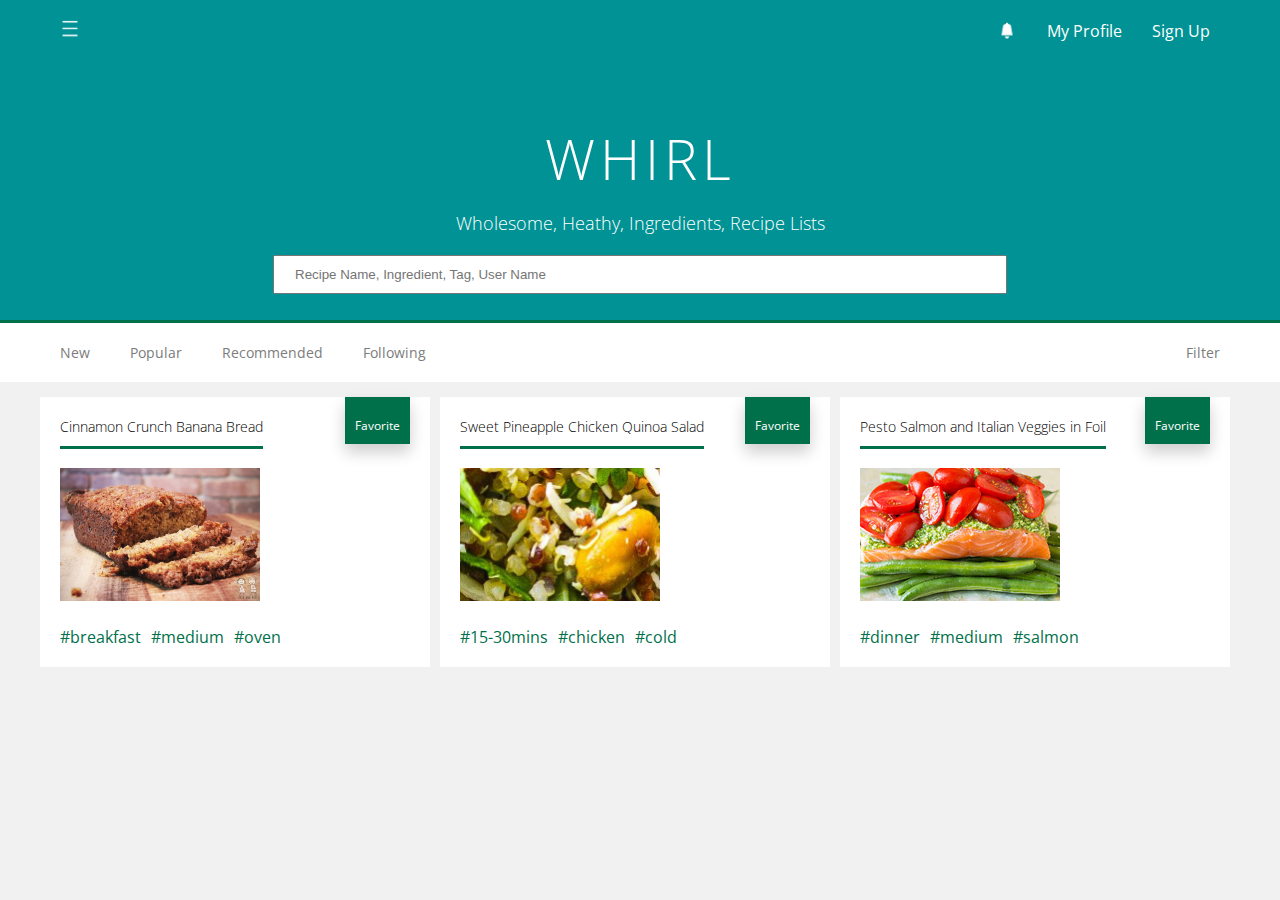
<file: index.html>
<!DOCTYPE html>
<html>
<!--WHIRL Home Page-->
  <head>
    <title>WHIRL</title>
		<meta charset="utf-8" />
		<link rel="stylesheet" type="text/css" href="stylesheets/stylesheet.css">
		<script type="text/javascript">
			function showhide(id) {
				var e = document.getElementById(id);
				e.style.display = (e.style.display == 'block') ? 'none' : 'block';
			}
		</script>
  </head>
  <body>
		<div id="page_wrapper">
			<div id="header_wrapper">
				<div id="header" class="contentContainer">
					<div id="site_menu">
						<ul>
							<li class="dropdown">
								<a href="javascript:void(0)" class="dropbtn"><img id="site_menu_img" src="images\menu.png" alt="site menu"></a>
								<div class="dropdown-content">
									<a href="index.html">Home</a>
									<a href="index.html">Favorites</a>
									<a href="index.html">Following</a>
									<a href="index.html">Recommended</a>
								</div>
							</li>
						</ul>	
					</div><!--site_menu"-->					
					<div id="logo" class="headerBlock" style="visibility: hidden;">
						<a href="index.html"><img id="logo_img" src="images\whirl_logo.png" alt="logo image"></a>
					</div><!--logo-->
					<div id="search_bar_div" class="headerBlock" style="visibility: hidden;">
							<input id="search_bar" type="text" name="search" size="100" maxlength="100" placeholder="Recipe Name, Ingredient, Tag, User Name" ></li>
					</div><!--search_bar-->					
					<div id="user_options" class="headerBlock">
						<ul>						
							<li class="bellDropdown">
								<a href="javascript:void(0)" class="bellDropbtn"><img id="bell_img" src="images\bell.png" alt="notifications"></a>
								<div class="bellDropdownContent">
									<a href="#">None</a>
								</div>
							</li>						
							<li><a href="jessica_profile.html">My Profile</a></li>
							<li><a href="signup_personal.html">Sign Up</a></li>
						</ul>
					</div><!--user_options-->
				</div><!--header-->
			</div><!--header_wrapper-->
			<div id="top_fold_wrapper">
				<div id="top_fold" class="contentContainer">
					<h1>WHIRL</h1>
					<h2 id="tag_line">Wholesome, Heathy, Ingredients, Recipe Lists</h2>
					<input id="front_search" type="text" name="search" size="100" maxlength="200"placeholder="Recipe Name, Ingredient, Tag, User Name" ></li>
				</div><!--top_fold-->
			</div><!--top_fold_container-->
			<div id="tab_wrapper">
				<div id="tabs" class="contentContainer">
					<ul class="tabWrapper">
						<li><a href="">New</a></li>
						<li><a href="">Popular</a></li>
						<li><a href="">Recommended</a></li>
						<li><a href="">Following</a></li>
					</ul>
					<ul class="btnWrapper">
						<li class="filterbtn"><a href="javascript:showhide('filter')">Filter</a></li>
					</ul>
				</div><!--tabs-->
			</div><!--tab_wrapper-->
			<div id="main_wrapper">
				<div id="main" class="contentContainer">
					<div id="filter">
						<form id="filter_form">
							<ul id="filter_category" class="filterGroup">
								<h4 class="filterHeading">Category</h4>
								<li><input type="checkbox" name="category" value="american">American</li>
								<li><input type="checkbox" name="category" value="asian">Asian</li>
								<li><input type="checkbox" name="category" value="italian">Italian</li>
								<li><input type="checkbox" name="category" value="mexican">Mexican</li>
							</ul><!--filter_category-->
							<ul id="filter_difficulty" class="filterGroup">
								<h4 class="filterHeading">Difficulty</h4>
								<li><input type="checkbox" name="difficulty" value="simple">Simple</li>
								<li><input type="checkbox" name="difficulty" value="medium">Medium</li>
								<li><input type="checkbox" name="difficulty" value="advanced">Advanced</li>
							</ul><!--filter_difficulty-->
							<ul id="filter_time" class="filterGroup">
								<h4 class="filterHeading">Time</h4>
								<li><input type="checkbox" name="time" value="r1">5 - 10 mins.</li>
								<li><input type="checkbox" name="time" value="r2">15 - 30 mins.</li>
								<li><input type="checkbox" name="time" value="r3">45 mins. - 1 hr.</li>
								<li><input type="checkbox" name="time" value="r4">> 1 hr.</li>
							</ul><!--filter_time-->
							<ul id="filter_diet" class="filterGroup">
								<h4 class="filterHeading">Diet</h4>
								<li><input type="checkbox" name="diet" value="glutenFree">Gluten Free</li>
								<li><input type="checkbox" name="diet" value="vegan">Vegan</li>
								<li><input type="checkbox" name="diet" value="vegetarian">Vegetarian</li>
							</ul><!--filter_diet-->
							<ul id="filter_budget" class="filterGroup">
							  <h4 class="filterHeading">Budget</h4>
								<li><input type="checkbox" name="budget" value="r1">$5 - 10</li>
								<li><input type="checkbox" name="budget" value="r2">$15 - 20</li>
								<li><input type="checkbox" name="budget" value="r3">$25 - 30</li>
								<li><input type="checkbox" name="budget" value="r4">> $30</li>
							</ul><!--filter_budget-->
							<ul id="filter_appliance" class="filterGroup">
							  <h4 class="filterHeading">Appliance</h4>
								<li><input type="checkbox" name="appliance" value="oven">Oven</li>
								<li><input type="checkbox" name="appliance" value="stove">Stove Top</li>
								<li><input type="checkbox" name="appliance" value="grill">Grill</li>
							</ul><!--filter_appliance-->
					</div><!--filter-->
					<div id="cards_wrapper">
						<div class="card">
							<h4 class="cardTitle"><a href="cinnamon-crunch-banana-bread.html">Cinnamon Crunch Banana Bread</a></h4>
							<a class="favorite" href="">Favorite</a>
							<a href="cinnamon-crunch-banana-bread.html"><img class="cardImage" src="images\cinnamon-crunch.jpg" alt="recipe image"></a>
							<ul class="cardTags">
								<li class="tag">#breakfast</li>
								<li class="tag">#medium</li>
								<li class="tag">#oven</li>
							</ul><!--carTags-->
						</div><!--card-->				
						<div class="card">
							<h4 class="cardTitle"><a href="Sweet-Pineapple.html">Sweet Pineapple Chicken Quinoa Salad</a></h4>
							<a class="favorite" href="">Favorite</a>
							<a href="Sweet-Pineapple.html"><img class="cardImage" src="images\Pineapple-Chicken.jpg" alt="recipe image"></a>
							<ul class="cardTags">
								<li class="tag">#15-30mins</li>
								<li class="tag">#chicken</li>
								<li class="tag">#cold</li>
							</ul><!--carTags-->
						</div><!--card-->				
						<div class="card">
							<a href="pesto-salmon.html"><h4 class="cardTitle"><a href="pesto-salmon.html">Pesto Salmon and Italian Veggies in Foil</a></h4>
							<a class="favorite" href="">Favorite</a>
							<a href="pesto-salmon.html"><img class="cardImage" src="images\pesto-salmon-card.jpg" alt="recipe image"></a>
							<ul class="cardTags">
								<li class="tag">#dinner</li>
								<li class="tag">#medium</li>
								<li class="tag">#salmon</li>
							</ul><!--carTags-->
						</div><!--card-->						
					</div><!--cards_wrapper-->
				</div><!--main-->
			</div><!--main_wrapper-->
		</div><!--page_wrapper-->
	</body>
</html>
</file>
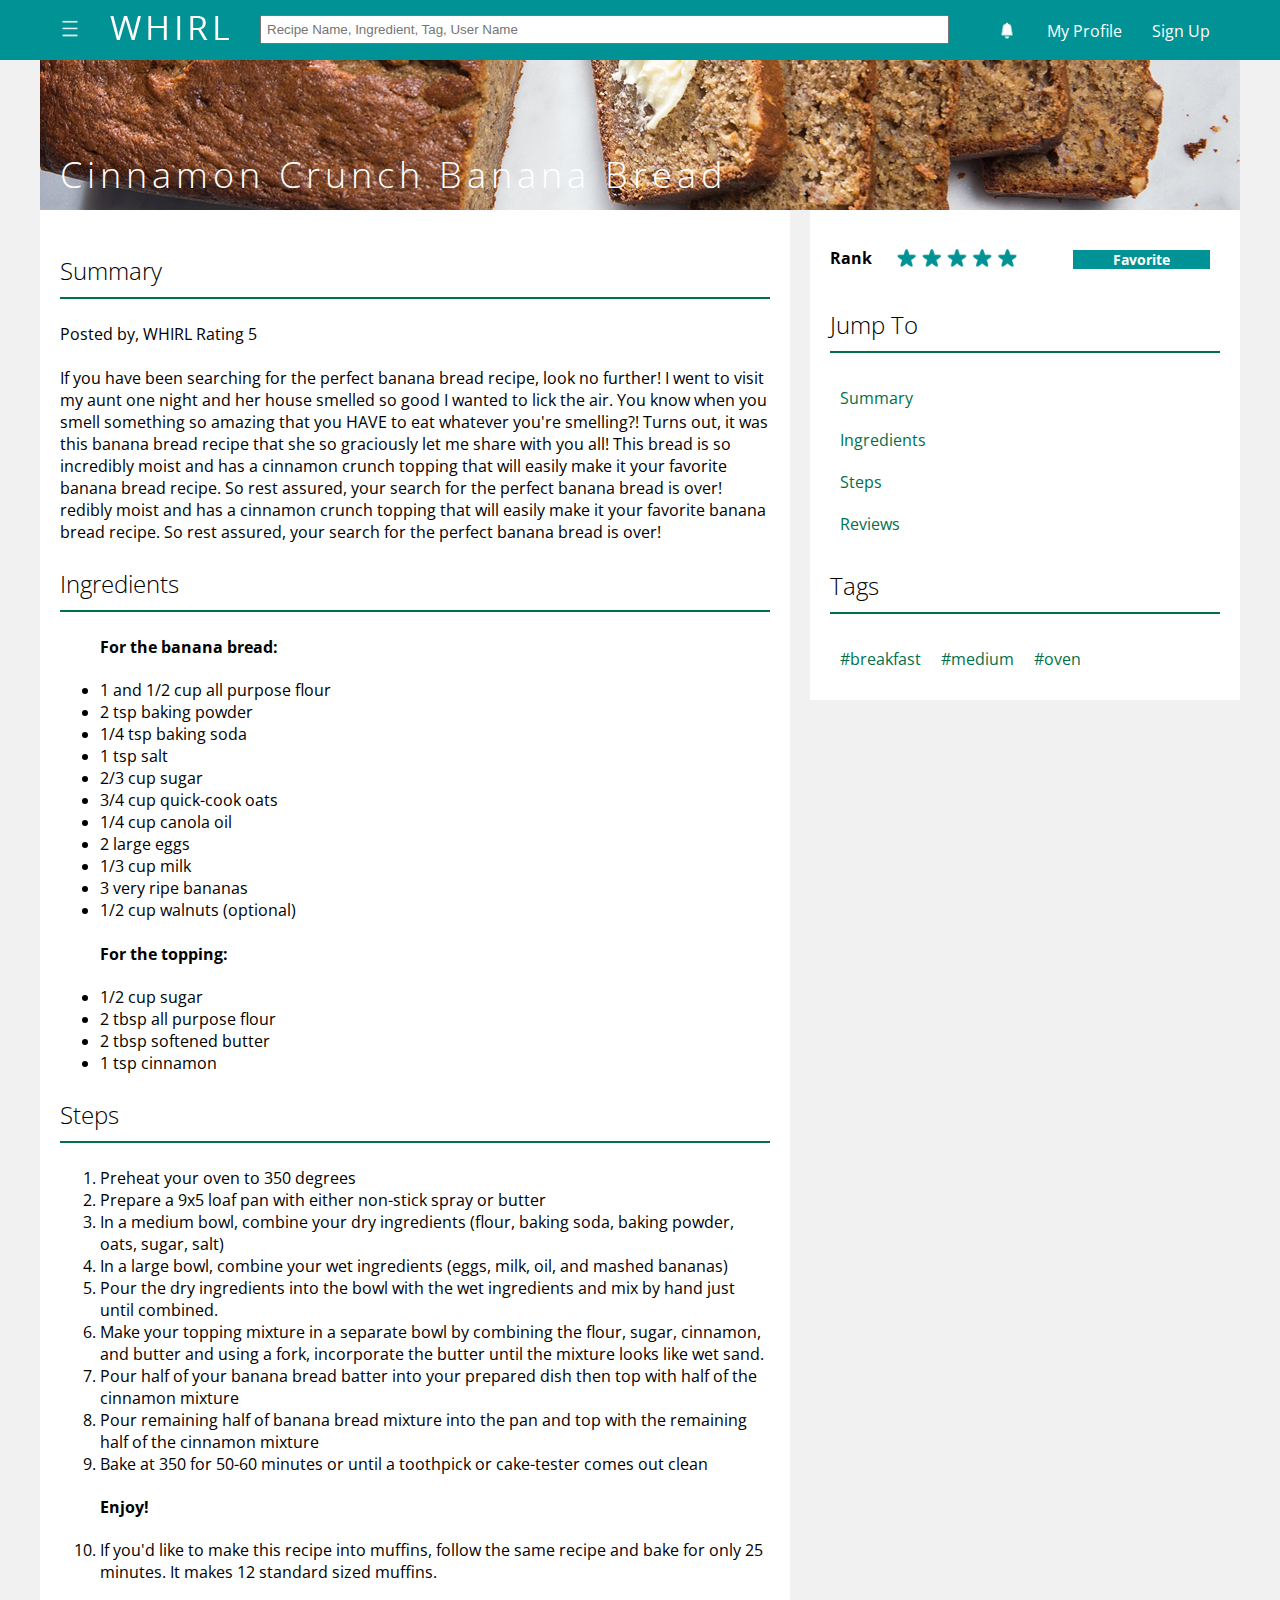
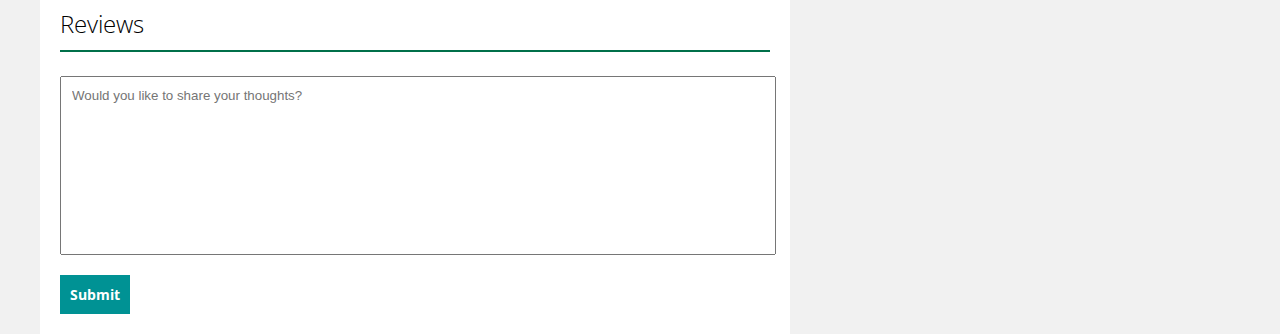
<file: cinnamon-crunch-banana-bread.html>
<!DOCTYPE html>
<html>
<!--Recipe Page-->
  <head>
    <title>cinnamon-crunch-banana-bread</title>
		<meta charset="utf-8" />
		<link rel="stylesheet" type="text/css" href="stylesheets/stylesheet.css">
  </head>
  <body>
		<div id="page_wrapper">
			<div id="header_wrapper">
				<div id="header" class="contentContainer">
					<div id="site_menu">
						<ul>
							<li class="dropdown">
								<a href="javascript:void(0)" class="dropbtn"><img id="site_menu_img" src="images\menu.png" alt="site menu"></a>
								<div class="dropdown-content">
									<a href="index.html">Home</a>
									<a href="index.html">Favorites</a>
									<a href="index.html">Following</a>
									<a href="index.html">Recommended</a>
								</div>
							</li>
						</ul>	
					</div><!--site_menu"-->					
					<div id="logo" class="headerBlock">
						<a href="index.html"><img id="logo_img" src="images\whirl_logo.png" alt="logo image"></a>
					</div><!--logo-->
					<div id="search_bar_div" class="headerBlock">
							<input id="search_bar" type="text" name="search" size="100" maxlength="100" placeholder="Recipe Name, Ingredient, Tag, User Name" ></li>
					</div><!--search_bar-->					
					<div id="user_options" class="headerBlock">
						<ul>						
							<li class="bellDropdown">
								<a href="javascript:void(0)" class="bellDropbtn"><img id="bell_img" src="images\bell.png" alt="notifications"></a>
								<div class="bellDropdownContent">
									<a href="#">None</a>
								</div>
							</li>						
							<li><a href="jessica_profile.html">My Profile</a></li>
							<li><a href="signup_personal.html">Sign Up</a></li>
						</ul>
					</div><!--user_options-->
				</div><!--header-->
			</div><!--header_wrapper-->
			<div id="main_wrapper">
				<div id="main" class="contentContainer">
					<div id="recipe_header" style="background-image: url(images/cinnamon-crunch-banner.jpg); height: 150px; width: 1200px;">
						<h1 id="user_name">Cinnamon Crunch Banana Bread</h1>
					</div><!--recipe_header-->
					<div id="recipe_wrapper">
						<div id="recipe_summary">
							<h3 class="subheading">Summary</h3>
							<p class="content">
								Posted by, <span class="userName">WHIRL</span> Rating 5
								</br></br>
								If you have been searching for the perfect banana bread recipe, look no further! I went to visit my aunt one night and her house smelled so good I wanted to lick the air. You know when you 
								smell something so amazing that you HAVE to eat whatever you&#39;re smelling?! Turns out, it was this banana bread recipe that she so graciously let me share with you all!  This bread is so incredibly moist and has a cinnamon crunch topping that will easily make it your favorite banana bread recipe. So rest assured, your search for the perfect banana bread is over!
								redibly moist and has a cinnamon crunch topping that will easily make it your favorite banana bread recipe. So rest assured, your search for the perfect banana bread is over!
							</p>
						</div>
						<div id="recipe_ingredients">
							<h3 class="subheading">Ingredients</h3>
							<ul id="ingredient_list">
								<h4>For the banana bread:</h4>
								<li class="ingedient">1 and 1&#47;2 cup all purpose flour</li>
								<li class="ingedient">2 tsp baking powder</li>
								<li class="ingedient">1&#47;4 tsp baking soda</li>
								<li class="ingedient">1 tsp salt</li>
								<li class="ingedient">2&#47;3 cup sugar</li>
								<li class="ingedient">3&#47;4 cup quick-cook oats</li>
								<li class="ingedient">1&#47;4 cup canola oil</li>
								<li class="ingedient">2 large eggs</li>
								<li class="ingedient">1&#47;3 cup milk</li>
								<li class="ingedient">3 very ripe bananas</li>
								<li class="ingedient">1&#47;2 cup walnuts (optional)</li>
								<h4>For the topping:</h4>
								<li class="ingedient">1&#47;2 cup sugar</li>
								<li class="ingedient">2 tbsp all purpose flour</li>
								<li class="ingedient">2 tbsp softened butter</li>
								<li class="ingedient">1 tsp cinnamon</li>																						
							</ul><!--ingredient_list-->
						</div><!--recipe_ingredients-->
						<div id="recipe_steps">
							<h3 class="subheading">Steps</h3>
							<ol id="step_list">
								<li class="step">Preheat your oven to 350 degrees</li>
								<li class="step">Prepare a 9x5 loaf pan with either non-stick spray or butter</li>
								<li class="step">In a medium bowl, combine your dry ingredients (flour, baking soda, baking powder, oats, sugar, salt)</li>
								<li class="step">In a large bowl, combine your wet ingredients (eggs, milk, oil, and mashed bananas)</li>
								<li class="step">Pour the dry ingredients into the bowl with the wet ingredients and mix by hand just until combined.</li>
								<li class="step">Make your topping mixture in a separate bowl by combining the flour, sugar, cinnamon, and butter and using a fork, incorporate the butter until the mixture looks like wet sand.</li>
								<li class="step">Pour half of your banana bread batter into your prepared dish then top with half of the cinnamon mixture</li>
								<li class="step">Pour remaining half of banana bread mixture into the pan and top with the remaining half of the cinnamon mixture</li>
								<li class="step">Bake at 350 for 50-60 minutes or until a toothpick or cake-tester comes out clean</li>
								<h4>Enjoy!</h4>
								<li class="step">If you&#39;d like to make this recipe into muffins, follow the same recipe and bake for only 25 minutes. It makes 12 standard sized muffins.</li>
							</ol><!--step_list-->
						</div><!--recipe_steps-->
						<div id="recipe_reviews">
							<h3 class="subheading">Reviews</h3>
							<input id="review" type="text" name="reviw" size="100" maxlength="300" placeholder="Would you like to share your thoughts?" >
							<a id="review_btn" href="" >Submit</a>		
						</div><!--reviews-->
					</div><!--recipe_wrapper-->
					<div id="right_column">
						<div id="recipe_actions">
							<h4>Rank</h4>
							<img id="stars" src="images\stars.png" alt="stars">
							<a id="user_action_btn" href="" >Favorite</a>		
						</div><!--recipe_actions-->
						<div id="jump">
							<h3 class="subheading"> Jump To</h3>
							<ul id="jump_to">
								<li class="jumpLink"><a href="#recipe_summary">Summary</a></li>
								<li class="jumpLink"><a href="#recipe_ingredients">Ingredients</a></li>
								<li class="jumpLink"><a href="#recipe_steps">Steps</a></li>
								<li class="jumpLink"><a href="#recipe_steps">Reviews</a></li>
							</ul><!--jump_to-->
						</div>
						<div id="recipe_tags">
							<h3 class="subheading">Tags</h3>
							<ul id="tag_list">
								<li class="tag">#breakfast</li>
								<li class="tag">#medium</li>
								<li class="tag">#oven</li>
							</ul><!--tag_list-->
						</div><!--recipe_tags-->
					</div><!--right_column-->
				</div><!--main-->
			</div><!--main_wrapper-->
		</div><!--page_wrappter-->
	</body>
</html>
</file>
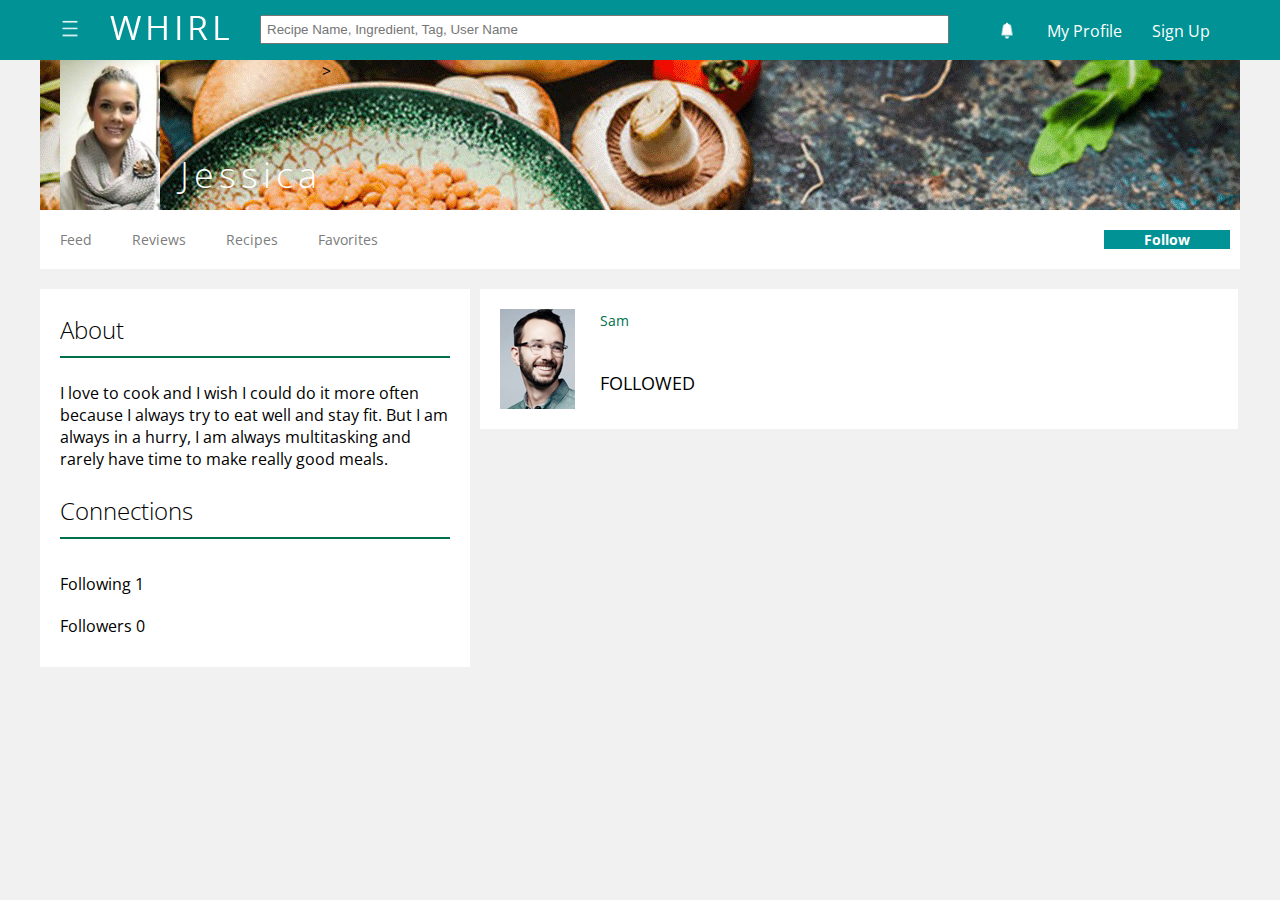
<file: jessica_profile.html>
<!DOCTYPE html>
<html>
<!--User Page Sam-->
  <head>
    <title>Sam</title>
		<meta charset="utf-8" />
		<link rel="stylesheet" type="text/css" href="stylesheets/stylesheet.css">
  </head>
  <body>
		<div id="page_wrapper">
			<div id="header_wrapper">
				<div id="header" class="contentContainer">
					<div id="site_menu">
						<ul>
							<li class="dropdown">
								<a href="javascript:void(0)" class="dropbtn"><img id="site_menu_img" src="images\menu.png" alt="site menu"></a>
								<div class="dropdown-content">
									<a href="index.html">Home</a>
									<a href="index.html">Favorites</a>
									<a href="index.html">Following</a>
									<a href="index.html">Recommended</a>
								</div>
							</li>
						</ul>	
					</div><!--site_menu"-->					
					<div id="logo" class="headerBlock">
						<a href="index.html"><img id="logo_img" src="images\whirl_logo.png" alt="logo image"></a>
					</div><!--logo-->
					<div id="search_bar_div" class="headerBlock">
							<input id="search_bar" type="text" name="search" size="100" maxlength="100" placeholder="Recipe Name, Ingredient, Tag, User Name" ></li>
					</div><!--search_bar-->					
					<div id="user_options" class="headerBlock">
						<ul>						
							<li class="bellDropdown">
								<a href="javascript:void(0)" class="bellDropbtn"><img id="bell_img" src="images\bell.png" alt="notifications"></a>
								<div class="bellDropdownContent">
									<a href="#">None</a>
								</div>
							</li>						
							<li><a href="jessica_profile.html">My Profile</a></li>
							<li><a href="signup_personal.html">Sign Up</a></li>
						</ul>
					</div><!--user_options-->
				</div><!--header-->
			</div><!--header_wrapper-->
			<div id="main_wrapper">
				<div id="main" class="contentContainer">
				<div id="user_header"style="background-image: url(images/user-banner.jpg); height: 150px; width: 1200px;">>
					<img id="user_image" src="images\jessica_propic.jpg" alt="user image">
					<h1 id="user_name">Jessica</h1>
				</div><!--user_header-->
				<div id="tab_wrapper">
					<div id="tabs" class="contentContainer">
						<ul class="tabWrapper">
							<li><a href="user_profile.html">Feed</a></li>
							<li><a href="">Reviews</a></li>
							<li><a href="">Recipes</a></li>
							<li><a href="">Favorites</a></li>
						</ul>
						<a id="user_action_btn" href="" >Follow</a>
					</div><!--tabs-->
				</div><!--tab_wrapper-->
				<div id="user_information">
					<div id="about">
						<h3 class="subheading">About</h3>
						<p id="user_about">
							I love to cook and I wish I could do it more often because I always try to eat well and stay fit. But I am always in a hurry, I am always multitasking and rarely have time to make really good meals.
						</p><!--user_about-->
					</div><!--about-->
					<div id="user_connections">
						<h3 class="subheading">Connections</h3>
						<ul>
							<li class="connectionItem">Following 1</li>
							<li class="connectionItem">Followers 0</li>
						</ul>
					</div><!--connections-->
				</div><!--user_information-->
				<div id="user_feed">
					<div class="tile type_follow">
						<img class="tileImage" src="images\sam_tilepic.jpg" alt="tile image">
						<div>
							<h4 class="tileTitle"><a href="user_profile.html">Sam</a></h4>
							<p class="tileContent">
								<span class="tileAttribute">FOLLOWED</span> 
							</p><!--tileContent-->
						</div>
					</div><!--tile-->
				</div><!--user_feed-->
				</div><!--main-->
			</div><!--main_wrapper-->
		</div><!--page_wrapper-->
	</body>
</html>
</file>
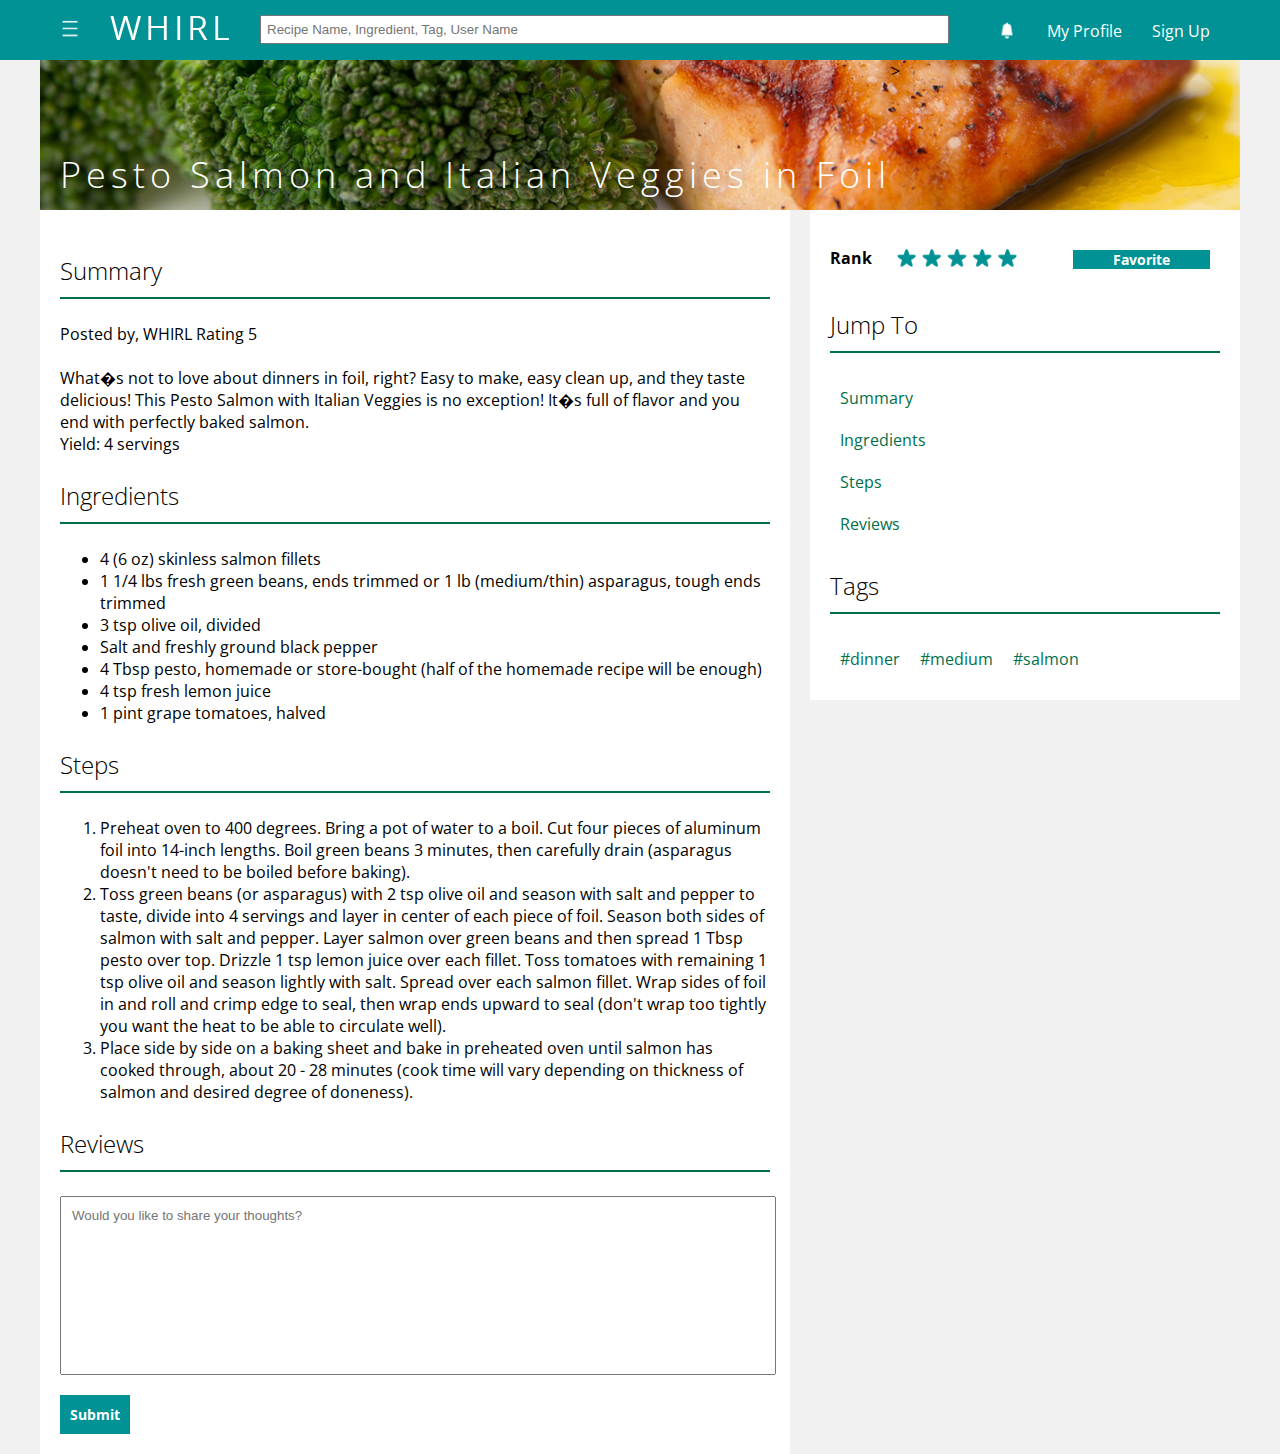
<file: pesto-salmon.html>
<!DOCTYPE html>
<html>
<!--Recipe Page Pesto Salmon -->
  <head>
    <title>Pesto Salmon </title>
		<meta charset="utf-8" />
		<link rel="stylesheet" type="text/css" href="stylesheets/stylesheet.css">
  </head>
  <body>
		<div id="page_wrapper">
			<div id="header_wrapper">
				<div id="header" class="contentContainer">
					<div id="site_menu">
						<ul>
							<li class="dropdown">
								<a href="javascript:void(0)" class="dropbtn"><img id="site_menu_img" src="images\menu.png" alt="site menu"></a>
								<div class="dropdown-content">
									<a href="index.html">Home</a>
									<a href="index.html">Favorites</a>
									<a href="index.html">Following</a>
									<a href="index.html">Recommended</a>
								</div>
							</li>
						</ul>	
					</div><!--site_menu"-->					
					<div id="logo" class="headerBlock">
						<a href="index.html"><img id="logo_img" src="images\whirl_logo.png" alt="logo image"></a>
					</div><!--logo-->
					<div id="search_bar_div" class="headerBlock">
							<input id="search_bar" type="text" name="search" size="100" maxlength="100" placeholder="Recipe Name, Ingredient, Tag, User Name" ></li>
					</div><!--search_bar-->					
					<div id="user_options" class="headerBlock">
						<ul>						
							<li class="bellDropdown">
								<a href="javascript:void(0)" class="bellDropbtn"><img id="bell_img" src="images\bell.png" alt="notifications"></a>
								<div class="bellDropdownContent">
									<a href="#">None</a>
								</div>
							</li>						
							<li><a href="jessica_profile.html">My Profile</a></li>
							<li><a href="signup_personal.html">Sign Up</a></li>
						</ul>
					</div><!--user_options-->
				</div><!--header-->
			</div><!--header_wrapper-->
			<div id="main_wrapper">
				<div id="main" class="contentContainer">
					<div id="recipe_header"style="background-image: url(images/pesto-salmon-banner.jpg); height: 150px; width: 1200px;">>
						<h1 id="user_name">Pesto Salmon and Italian Veggies in Foil</h1>
					</div><!--recipe_header-->
					<div id="recipe_wrapper">
						<div id="recipe_summary">
							<h3 class="subheading">Summary</h3>
							<p class="content">
								Posted by, <span class="userName">WHIRL</span> Rating 5
								</br></br>
								What�s not to love about dinners in foil, right? Easy to make, easy clean up, and they taste delicious! This Pesto Salmon with Italian Veggies is no exception! It�s full of flavor and you end with perfectly baked salmon.
								</br>
								Yield: 4 servings
							</p>
						</div>
						<div id="recipe_ingredients">
							<h3 class="subheading">Ingredients</h3>
							<ul id="ingredient_list"><!-- &#47; -->
								<li class="ingedient">4 (6 oz) skinless salmon fillets</li>
								<li class="ingedient">1 1&#47;4 lbs fresh green beans, ends trimmed or 1 lb (medium&#47;thin) asparagus, tough ends trimmed</li>
								<li class="ingedient">3 tsp olive oil, divided</li>
								<li class="ingedient">Salt and freshly ground black pepper</li>
								<li class="ingedient">4 Tbsp pesto, homemade or store-bought (half of the homemade recipe will be enough)</li>
								<li class="ingedient">4 tsp fresh lemon juice</li>
								<li class="ingedient">1 pint grape tomatoes, halved</li>															
							</ul><!--ingredient_list-->
						</div><!--recipe_ingredients-->
						<div id="recipe_steps">
							<h3 class="subheading">Steps</h3>
							<ol id="step_list">
								<li class="step">Preheat oven to 400 degrees. Bring a pot of water to a boil. Cut four pieces of aluminum foil into 14-inch lengths. Boil green beans 3 minutes, then carefully drain (asparagus doesn't need to be boiled before baking).</li>
								<li class="step">Toss green beans (or asparagus) with 2 tsp olive oil and season with salt and pepper to taste, divide into 4 servings and layer in center of each piece of foil. Season both sides of salmon with salt and pepper. Layer salmon over green beans and then spread 1 Tbsp pesto over top. Drizzle 1 tsp lemon juice over each fillet. Toss tomatoes with remaining 1 tsp olive oil and season lightly with salt. Spread over each salmon fillet. Wrap sides of foil in and roll and crimp edge to seal, then wrap ends upward to seal (don't wrap too tightly you want the heat to be able to circulate well).</li>
								<li class="step">Place side by side on a baking sheet and bake in preheated oven until salmon has cooked through, about 20 - 28 minutes (cook time will vary depending on thickness of salmon and desired degree of doneness).</li>
							</ol><!--step_list-->
						</div><!--recipe_steps-->
						<div id="recipe_reviews">
							<h3 class="subheading">Reviews</h3>
							<input id="review" type="text" name="reviw" size="100" maxlength="300" placeholder="Would you like to share your thoughts?" >
							<a id="review_btn" href="" >Submit</a>		
						</div><!--reviews-->
					</div><!--recipe_wrapper-->
					<div id="right_column">
						<div id="recipe_actions">
							<h4>Rank</h4>
							<img id="stars" src="images\stars.png" alt="stars">
							<a id="user_action_btn" href="" >Favorite</a>							
						</div><!--recipe_actions-->
						<div id="jump">
							<h3 class="subheading"> Jump To</h3>
							<ul id="jump_to">
								<li class="jumpLink"><a href="#recipe_summary">Summary</a></li>
								<li class="jumpLink"><a href="#recipe_ingredients">Ingredients</a></li>
								<li class="jumpLink"><a href="#recipe_steps">Steps</a></li>
								<li class="jumpLink"><a href="#recipe_steps">Reviews</a></li>
							</ul><!--jump_to-->
						</div>
						<div id="recipe_tags">
							<h3 class="subheading">Tags</h3>
							<ul id="tag_list">
								<li class="tag">#dinner</li>
								<li class="tag">#medium</li>
								<li class="tag">#salmon</li>
							</ul><!--tag_list-->
						</div><!--recipe_tags-->
					</div><!--right_column-->
				</div><!--main-->
			</div><!--main_wrapper-->
		</div><!--page_wrappter-->
	</body>
</html>
</file>
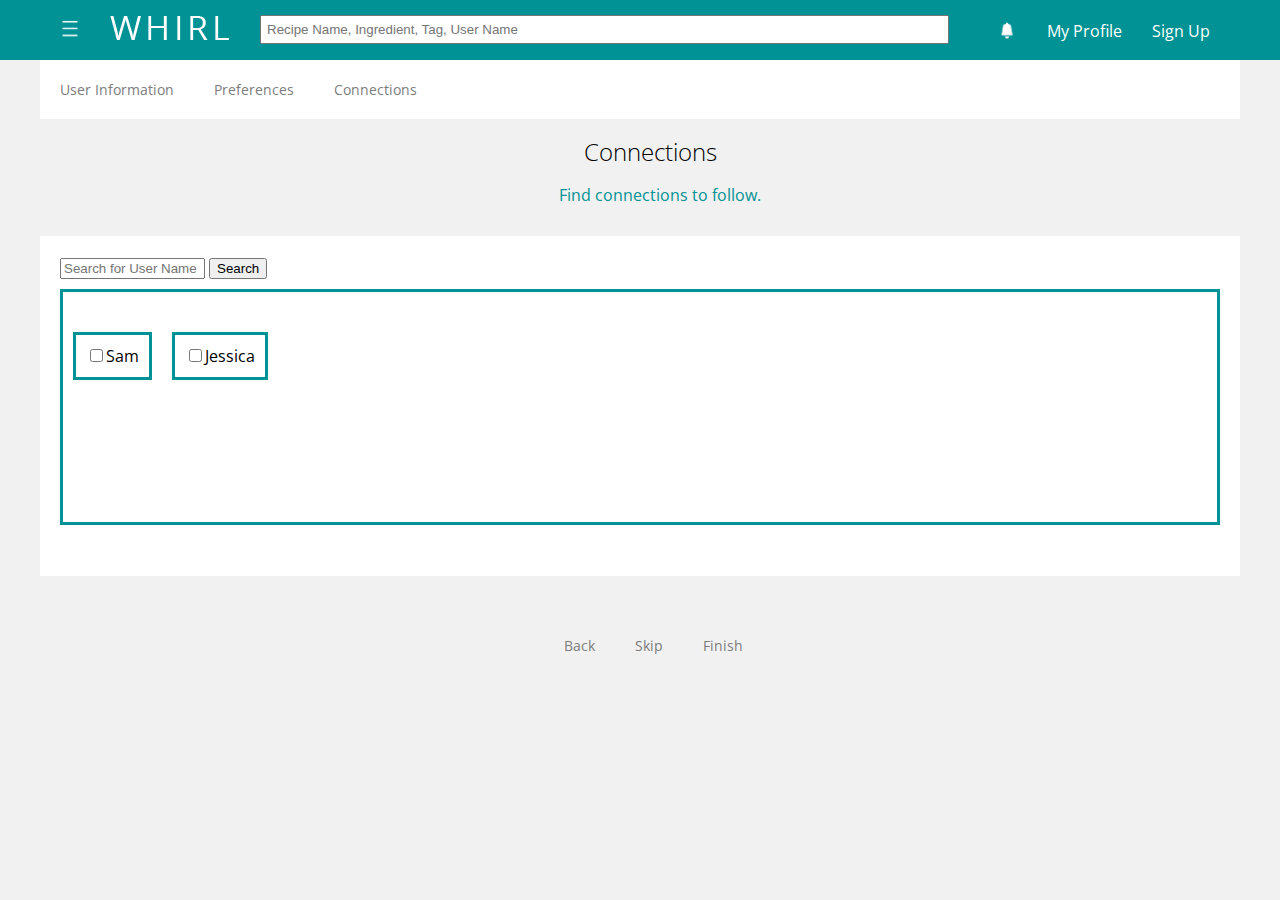
<file: signup_connections.html>
<!DOCTYPE html>
<html>
<!--sign up-connections-->
  <head>
    <title>signup-connections</title>
		<meta charset="utf-8" />
		<link rel="stylesheet" type="text/css" href="stylesheets/stylesheet.css">
  </head>
  <body>
		<div id="page_wrapper">
			<div id="header_wrapper">
				<div id="header" class="contentContainer">
					<div id="site_menu">
						<ul>
							<li class="dropdown">
								<a href="javascript:void(0)" class="dropbtn"><img id="site_menu_img" src="images\menu.png" alt="site menu"></a>
								<div class="dropdown-content">
									<a href="index.html">Home</a>
									<a href="index.html">Favorites</a>
									<a href="index.html">Following</a>
									<a href="index.html">Recommended</a>
								</div>
							</li>
						</ul>	
					</div><!--site_menu"-->					
					<div id="logo" class="headerBlock">
						<a href="index.html"><img id="logo_img" src="images\whirl_logo.png" alt="logo image"></a>
					</div><!--logo-->
					<div id="search_bar_div" class="headerBlock">
							<input id="search_bar" type="text" name="search" size="100" maxlength="100" placeholder="Recipe Name, Ingredient, Tag, User Name" ></li>
					</div><!--search_bar-->					
					<div id="user_options" class="headerBlock">
						<ul>						
							<li class="bellDropdown">
								<a href="javascript:void(0)" class="bellDropbtn"><img id="bell_img" src="images\bell.png" alt="notifications"></a>
								<div class="bellDropdownContent">
									<a href="#">None</a>
								</div>
							</li>						
							<li><a href="jessica_profile.html">My Profile</a></li>
							<li><a href="signup_personal.html">Sign Up</a></li>
						</ul>
					</div><!--user_options-->
				</div><!--header-->
			</div><!--header_wrapper-->
			<div id="main_wrapper">
				<div id="main" class="contentContainer">
					<div id="tabs">
						<ul id="sign_up_status"class="tabWrapper">
							<li><a href="signup_personal.html">User Information</a></li>
							<li><a href="signup_preferences.html">Preferences</a></li>
							<li><a href="signup_connections.html">Connections</a></li>
						</ul>
					</div><!--tabs-->
					<div id="connections_content">
						<h1 id="page_title">Connections</h1>
						<p class="pageInstr">
							Find connections to follow.
						</p><!--pageInstr-->						
					</div><!--connections_content-->	
					<div id="connections_container">
						<form id="connections_form">
							<form id="search_form">
								<input type="text" name="search" size="15" maxlength="15" placeholder="Search for User Name" >
								<button type="submit">Search</button>
							</form><!--search_form-->
							<ul id="connections_list">
								<li class="connection"><input type="checkbox" name="connection" value="Sam">Sam</li>
								<li class="connection"><input type="checkbox" name="connection" value="natalie">Jessica</li>
							</ul><!--connections_list-->
						</form><!--connections_form-->
					</div><!--connections_container-->
					<div id="bottom_nav_wrapper">
						<ul id="bottom_nav">
							<li><a href="signup_preferences.html">Back</a></li>
							<li><a href="jessica_profile.html">Skip</a></li>
							<li><a href="jessica_profile.html">Finish</a></li>
						</ul>
					</div><!--bottom_nav-->
				</div><!--main-->
			</div><!--main_wrapper-->
		</div><!--page_wrapper-->
	</body>
</html>
</file>
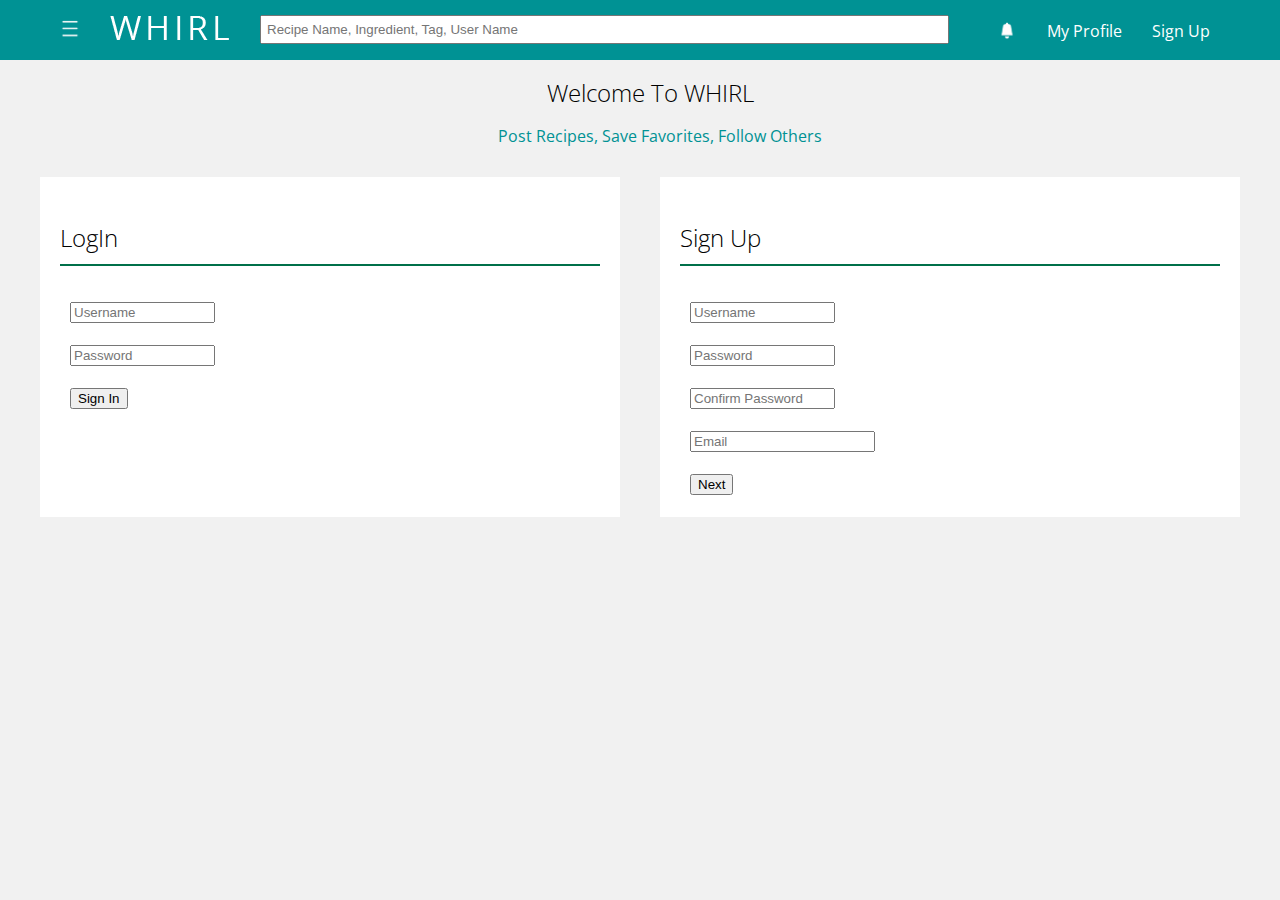
<file: signup_personal.html>
<!DOCTYPE html>
<html>
<!--sign up- personal-->
  <head>
    <title>signup-personal</title>
		<meta charset="utf-8" />
		<link rel="stylesheet" type="text/css" href="stylesheets/stylesheet.css">
  </head>
  <body>
		<div id="page_wrapper">
			<div id="header_wrapper">
				<div id="header" class="contentContainer">
					<div id="site_menu">
						<ul>
							<li class="dropdown">
								<a href="javascript:void(0)" class="dropbtn"><img id="site_menu_img" src="images\menu.png" alt="site menu"></a>
								<div class="dropdown-content">
									<a href="index.html">Home</a>
									<a href="index.html">Favorites</a>
									<a href="index.html">Following</a>
									<a href="index.html">Recommended</a>
								</div>
							</li>
						</ul>	
					</div><!--site_menu"-->					
					<div id="logo" class="headerBlock">
						<a href="index.html"><img id="logo_img" src="images\whirl_logo.png" alt="logo image"></a>
					</div><!--logo-->
					<div id="search_bar_div" class="headerBlock">
							<input id="search_bar" type="text" name="search" size="100" maxlength="100" placeholder="Recipe Name, Ingredient, Tag, User Name" ></li>
					</div><!--search_bar-->					
					<div id="user_options" class="headerBlock">
						<ul>						
							<li class="bellDropdown">
								<a href="javascript:void(0)" class="bellDropbtn"><img id="bell_img" src="images\bell.png" alt="notifications"></a>
								<div class="bellDropdownContent">
									<a href="#">None</a>
								</div>
							</li>						
							<li><a href="jessica_profile.html">My Profile</a></li>
							<li><a href="signup_personal.html">Sign Up</a></li>
						</ul>
					</div><!--user_options-->
				</div><!--header-->
			</div><!--header_wrapper-->
			<div id="main_wrapper">
				<div id="main" class="contentContainer">
					<div id="signup_content">
						<h1 id="page_title">Welcome To WHIRL</h1>
						<p class="pageInstr">
							Post Recipes, Save Favorites, Follow Others
						</p><!--pageInstr-->
					</div><!--preferences_content-->	
					<div id="sign_in">
						<h3 class="subheading">LogIn</h3>
						<form id="sign_in_form" action="user_profile.html">
							<ul>
								<li><input type="text" name="username" size="15" maxlength="15" placeholder="Username" required></li>
								<li><input type="password" name="password" size="15" maxlength="15" placeholder="Password" required></li>
								<li><button type="submit">Sign In</button></li>
							</ul>
						</form><!--sign_in_form-->
					</div><!--sign_in-->
					<div id="sign_up">
						<h3 class="subheading">Sign Up</h3>
						<form id="sign_up_form"action="signup_preferences.html">
							<ul>
								<li><input type="text" name="username" size="15" maxlength="15" placeholder="Username" required></li>
								<li><input type="password" name="password" size="15" maxlength="15" placeholder="Password" required></li>
								<li><input type="password" name="password" size="15" maxlength="15" placeholder="Confirm Password" required></li>
								<li><input type="email" name="email" size="20" maxlength="25" placeholder="Email" required></li>
								<li><button type="submit">Next</button></li>
							</ul>
						</form><!--sign_in_form-->
					</div><!--sign_up-->
				</div><!--main-->
			</div><!--main_wrapper-->
		</div><!--page_wrapper-->
	</body>
</html>
</file>
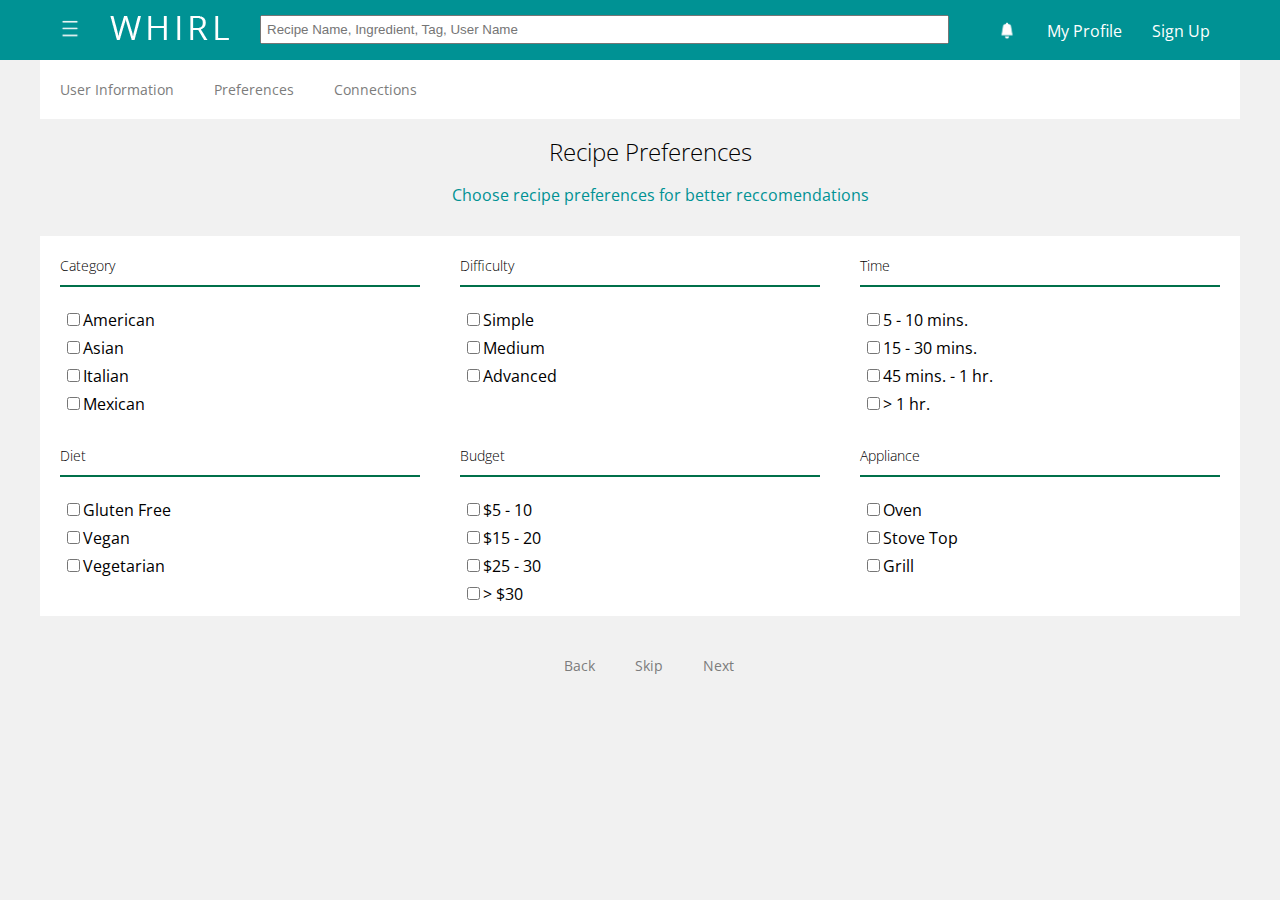
<file: signup_preferences.html>
<!DOCTYPE html>
<html>
<!--sign up-preferences-->
  <head>
    <title>profile-preferences</title>
		<meta charset="utf-8" />
		<link rel="stylesheet" type="text/css" href="stylesheets/stylesheet.css">
  </head>
  <body>
		<div id="page_wrapper">
			<div id="header_wrapper">
				<div id="header" class="contentContainer">
					<div id="site_menu">
						<ul>
							<li class="dropdown">
								<a href="javascript:void(0)" class="dropbtn"><img id="site_menu_img" src="images\menu.png" alt="site menu"></a>
								<div class="dropdown-content">
									<a href="index.html">Home</a>
									<a href="index.html">Favorites</a>
									<a href="index.html">Following</a>
									<a href="index.html">Recommended</a>
								</div>
							</li>
						</ul>	
					</div><!--site_menu"-->					
					<div id="logo" class="headerBlock">
						<a href="index.html"><img id="logo_img" src="images\whirl_logo.png" alt="logo image"></a>
					</div><!--logo-->
					<div id="search_bar_div" class="headerBlock">
							<input id="search_bar" type="text" name="search" size="100" maxlength="100" placeholder="Recipe Name, Ingredient, Tag, User Name" ></li>
					</div><!--search_bar-->					
					<div id="user_options" class="headerBlock">
						<ul>						
							<li class="bellDropdown">
								<a href="javascript:void(0)" class="bellDropbtn"><img id="bell_img" src="images\bell.png" alt="notifications"></a>
								<div class="bellDropdownContent">
									<a href="#">None</a>
								</div>
							</li>						
							<li><a href="jessica_profile.html">My Profile</a></li>
							<li><a href="signup_personal.html">Sign Up</a></li>
						</ul>
					</div><!--user_options-->
				</div><!--header-->
			</div><!--header_wrapper-->
			<div id="main_wrapper">
				<div id="main" class="contentContainer">
					<div id="tabs">
						<ul id="sign_up_status" class="tabWrapper">
							<li><a href="signup_personal.html">User Information</a></li>
							<li><a href="signup_preferences.html">Preferences</a></li>
							<li><a href="signup_connections.html">Connections</a></li>
						</ul>
					</div><!--tabs-->
					<div id="preferences_content">
						<h1 id="page_title">Recipe Preferences</h1>
						<p class="pageInstr">
							Choose recipe preferences for better reccomendations
						</p><!--pageInstr-->
					</div><!--preferences_content-->	
					<div id="preferences">
						<form id="filter_form">
							<ul id="filter_category" class="filterGroup">
								<h4 class="filterHeading">Category</h4>
								<li><input type="checkbox" name="category" value="american">American</li>
								<li><input type="checkbox" name="category" value="asian">Asian</li>
								<li><input type="checkbox" name="category" value="italian">Italian</li>
								<li><input type="checkbox" name="category" value="mexican">Mexican</li>
							</ul><!--filter_category-->
							<ul id="filter_difficulty" class="filterGroup">
								<h4 class="filterHeading">Difficulty</h4>
								<li><input type="checkbox" name="difficulty" value="simple">Simple</li>
								<li><input type="checkbox" name="difficulty" value="medium">Medium</li>
								<li><input type="checkbox" name="difficulty" value="advanced">Advanced</li>
							</ul><!--filter_difficulty-->
							<ul id="filter_time" class="filterGroup">
								<h4 class="filterHeading">Time</h4>
								<li><input type="checkbox" name="time" value="r1">5 - 10 mins.</li>
								<li><input type="checkbox" name="time" value="r2">15 - 30 mins.</li>
								<li><input type="checkbox" name="time" value="r3">45 mins. - 1 hr.</li>
								<li><input type="checkbox" name="time" value="r4">> 1 hr.</li>
							</ul><!--filter_time-->
							<ul id="filter_diet" class="filterGroup">
								<h4 class="filterHeading">Diet</h4>
								<li><input type="checkbox" name="diet" value="glutenFree">Gluten Free</li>
								<li><input type="checkbox" name="diet" value="vegan">Vegan</li>
								<li><input type="checkbox" name="diet" value="vegetarian">Vegetarian</li>
							</ul><!--filter_diet-->
							<ul id="filter_budget" class="filterGroup">
								<h4 class="filterHeading">Budget</h4>
								<li><input type="checkbox" name="budget" value="r1">$5 - 10</li>
								<li><input type="checkbox" name="budget" value="r2">$15 - 20</li>
								<li><input type="checkbox" name="budget" value="r3">$25 - 30</li>
								<li><input type="checkbox" name="budget" value="r4">> $30</li>
							</ul><!--filter_budget-->
							<ul id="filter_appliance" class="filterGroup">
								<h4 class="filterHeading">Appliance</h4>
								<li><input type="checkbox" name="appliance" value="oven">Oven</li>
								<li><input type="checkbox" name="appliance" value="stove">Stove Top</li>
								<li><input type="checkbox" name="appliance" value="grill">Grill</li>
							</ul><!--filter_appliance-->
						</form><!--filter_form-->
					</div><!--filter-->
					<div id="bottom_nav_wrapper">
						<ul id="bottom_nav">
							<li><a href="signup_personal.html">Back</a></li>
							<li><a href="signup_connections.html">Skip</a></li>
							<li><a href="signup_connections.html">Next</a></li>
						</ul>
					</div><!--bottom_nav-->
				</div><!--main-->
			</div><!--main_wrapper-->
		</div><!--page_wrapper-->
	</body>
</html>
</file>
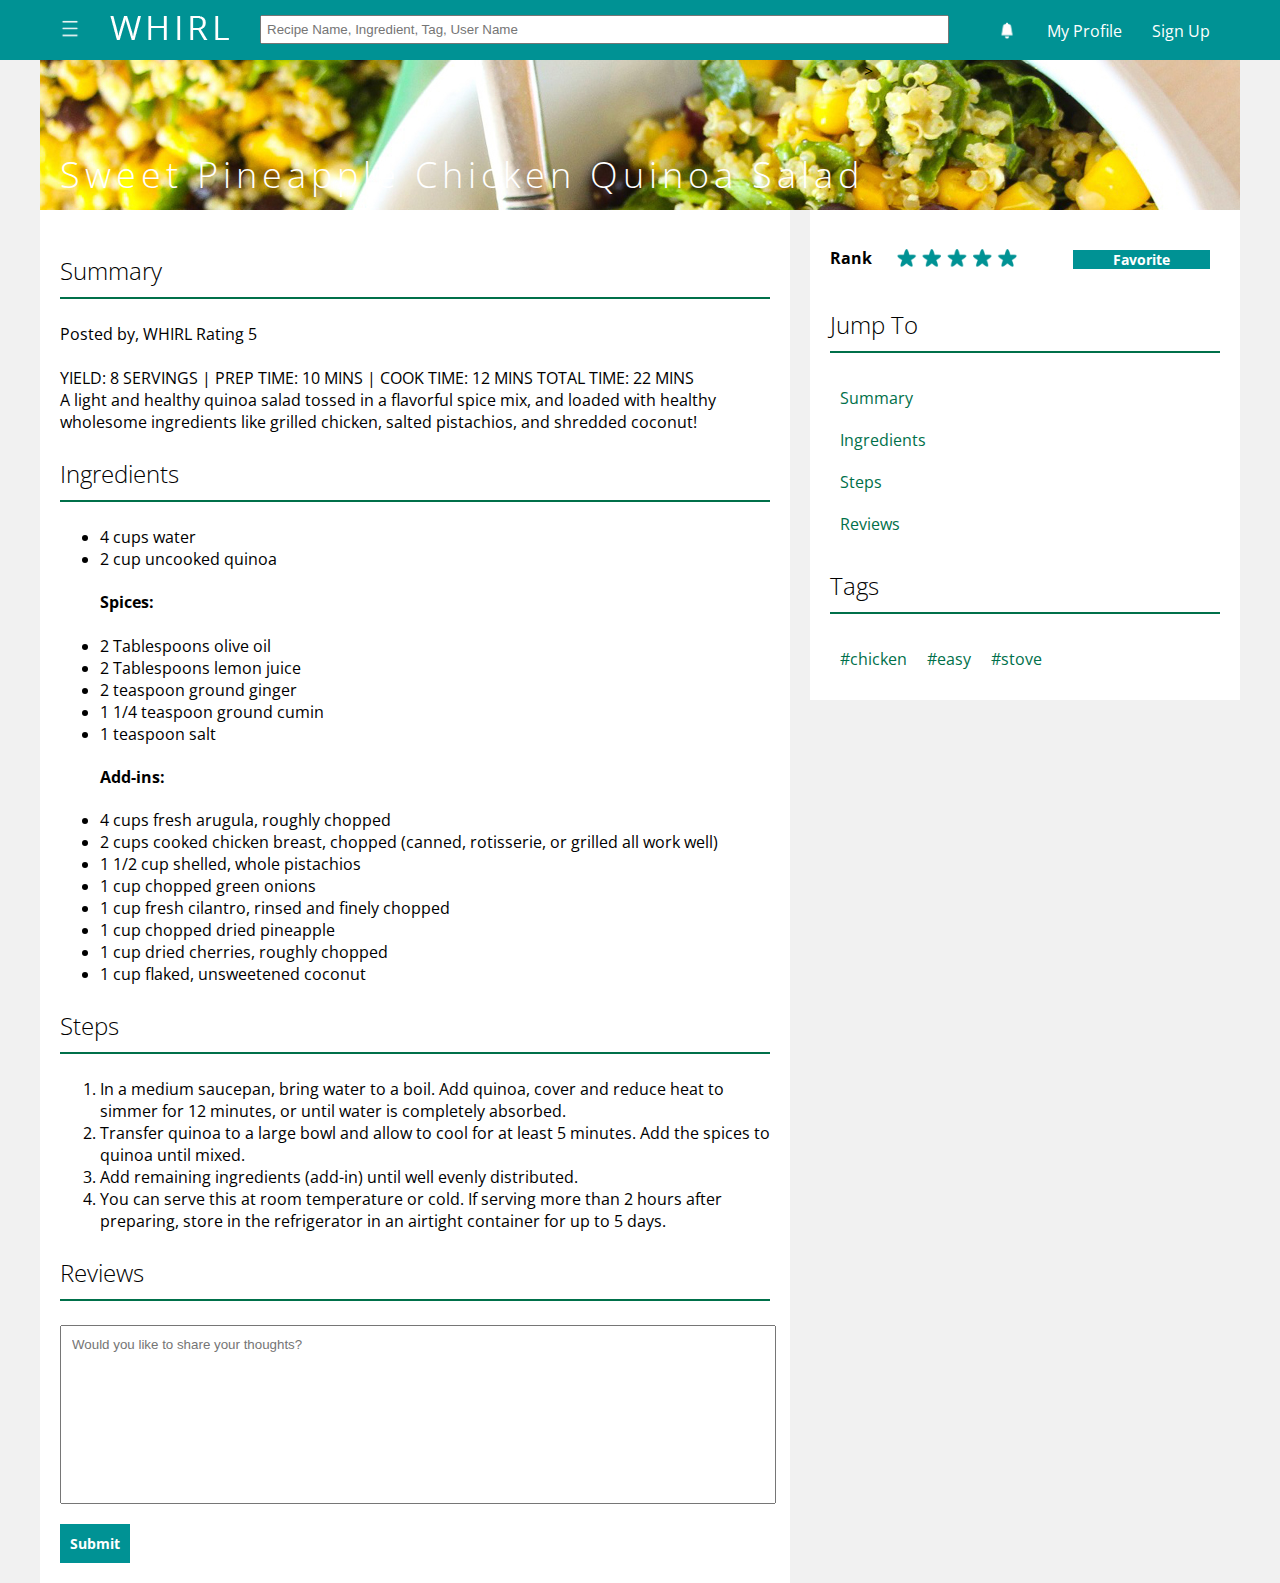
<file: Sweet-Pineapple.html>
<!DOCTYPE html>
<html>
<!--Recipe Page-->
  <head>
    <title>Sweet-Pineapple</title>
		<meta charset="utf-8" />
		<link rel="stylesheet" type="text/css" href="stylesheets/stylesheet.css">
  </head>
  <body>
		<div id="page_wrapper">
			<div id="header_wrapper">
				<div id="header" class="contentContainer">
					<div id="site_menu">
						<ul>
							<li class="dropdown">
								<a href="javascript:void(0)" class="dropbtn"><img id="site_menu_img" src="images\menu.png" alt="site menu"></a>
								<div class="dropdown-content">
									<a href="index.html">Home</a>
									<a href="index.html">Favorites</a>
									<a href="index.html">Following</a>
									<a href="index.html">Recommended</a>
								</div>
							</li>
						</ul>	
					</div><!--site_menu"-->					
					<div id="logo" class="headerBlock">
						<a href="index.html"><img id="logo_img" src="images\whirl_logo.png" alt="logo image"></a>
					</div><!--logo-->
					<div id="search_bar_div" class="headerBlock">
							<input id="search_bar" type="text" name="search" size="100" maxlength="100" placeholder="Recipe Name, Ingredient, Tag, User Name" ></li>
					</div><!--search_bar-->					
					<div id="user_options" class="headerBlock">
						<ul>						
							<li class="bellDropdown">
								<a href="javascript:void(0)" class="bellDropbtn"><img id="bell_img" src="images\bell.png" alt="notifications"></a>
								<div class="bellDropdownContent">
									<a href="#">None</a>
								</div>
							</li>						
							<li><a href="jessica_profile.html">My Profile</a></li>
							<li><a href="signup_personal.html">Sign Up</a></li>
						</ul>
					</div><!--user_options-->
				</div><!--header-->
			</div><!--header_wrapper-->
			<div id="main_wrapper">
				<div id="main" class="contentContainer">
					<div id="recipe_header"style="background-image: url(images/Pineapple-Chicken-banner.jpg); height: 150px; width: 1200px;">>
						<h1 id="user_name">Sweet Pineapple Chicken Quinoa Salad</h1>
					</div><!--recipe_header-->
					<div id="recipe_wrapper">
						<div id="recipe_summary">
							<h3 class="subheading">Summary</h3>
							<p class="content">
								Posted by, <span class="WHIRL">WHIRL</span> Rating 5
								</br></br>
								YIELD: 8 SERVINGS | PREP TIME: 10 MINS | COOK TIME: 12 MINS TOTAL TIME: 22 MINS </br>
								A light and healthy quinoa salad tossed in a flavorful spice mix, and loaded with healthy wholesome ingredients like grilled chicken, salted pistachios, and shredded coconut!
							</p>
						</div>
						<div id="recipe_ingredients">
							<h3 class="subheading">Ingredients</h3>
							<ul id="ingredient_list">
								<li class="ingedient">4 cups water</li>
								<li class="ingedient">2 cup uncooked quinoa</li>
								<h4>Spices:</h4>
								<li class="ingedient">2 Tablespoons olive oil</li>
								<li class="ingedient">2 Tablespoons lemon juice</li>
								<li class="ingedient">2 teaspoon ground ginger</li>
								<li class="ingedient">1 1&#47;4 teaspoon ground cumin</li>
								<li class="ingedient">1 teaspoon salt</li>
								<h4>Add-ins:</h4>
								<li class="ingedient">4 cups fresh arugula, roughly chopped</li>
								<li class="ingedient">2 cups cooked chicken breast, chopped (canned, rotisserie, or grilled all work well)</li>
								<li class="ingedient">1 1&#47;2 cup shelled, whole pistachios</li>
								<li class="ingedient">1 cup chopped green onions</li>
								<li class="ingedient">1 cup fresh cilantro, rinsed and finely chopped</li>
								<li class="ingedient">1 cup chopped dried pineapple</li>
								<li class="ingedient">1 cup dried cherries, roughly chopped</li>
								<li class="ingedient">1 cup flaked, unsweetened coconut</li>																												
							</ul><!--ingredient_list-->
						</div><!--recipe_ingredients-->
						<div id="recipe_steps">
							<h3 class="subheading">Steps</h3>
							<ol id="step_list">
								<li class="step">In a medium saucepan, bring water to a boil. Add quinoa, cover and reduce heat to simmer for 12 minutes, or until water is completely absorbed.</li>
								<li class="step">Transfer quinoa to a large bowl and allow to cool for at least 5 minutes. Add the spices to quinoa until mixed.</li>
								<li class="step">Add remaining ingredients (add-in) until well evenly distributed.</li>
								<li class="step">You can serve this at room temperature or cold. If serving more than 2 hours after preparing, store in the refrigerator in an airtight container for up to 5 days.</li>
							</ol><!--step_list-->
						</div><!--recipe_steps-->
						<div id="recipe_reviews">
							<h3 class="subheading">Reviews</h3>
							<input id="review" type="text" name="reviw" size="100" maxlength="300" placeholder="Would you like to share your thoughts?" >
							<a id="review_btn" href="" >Submit</a>		
						</div><!--reviews-->
					</div><!--recipe_wrapper-->
					<div id="right_column">
						<div id="recipe_actions">
							<h4>Rank</h4>
							<img id="stars" src="images\stars.png" alt="stars">
							<a id="user_action_btn" href="" >Favorite</a>		
						</div><!--recipe_actions-->
						<div id="jump">
							<h3 class="subheading"> Jump To</h3>
							<ul id="jump_to">
								<li class="jumpLink"><a href="#recipe_summary">Summary</a></li>
								<li class="jumpLink"><a href="#recipe_ingredients">Ingredients</a></li>
								<li class="jumpLink"><a href="#recipe_steps">Steps</a></li>
								<li class="jumpLink"><a href="#recipe_steps">Reviews</a></li>
							</ul><!--jump_to-->
						</div>
						<div id="recipe_tags">
							<h3 class="subheading">Tags</h3>
							<ul id="tag_list">
								<li class="tag">#chicken</li>
								<li class="tag">#easy</li>
								<li class="tag">#stove</li>
							</ul><!--tag_list-->
						</div><!--recipe_tags-->
					</div><!--right_column-->
				</div><!--main-->
			</div><!--main_wrapper-->
		</div><!--page_wrappter-->
	</body>
</html>
</file>
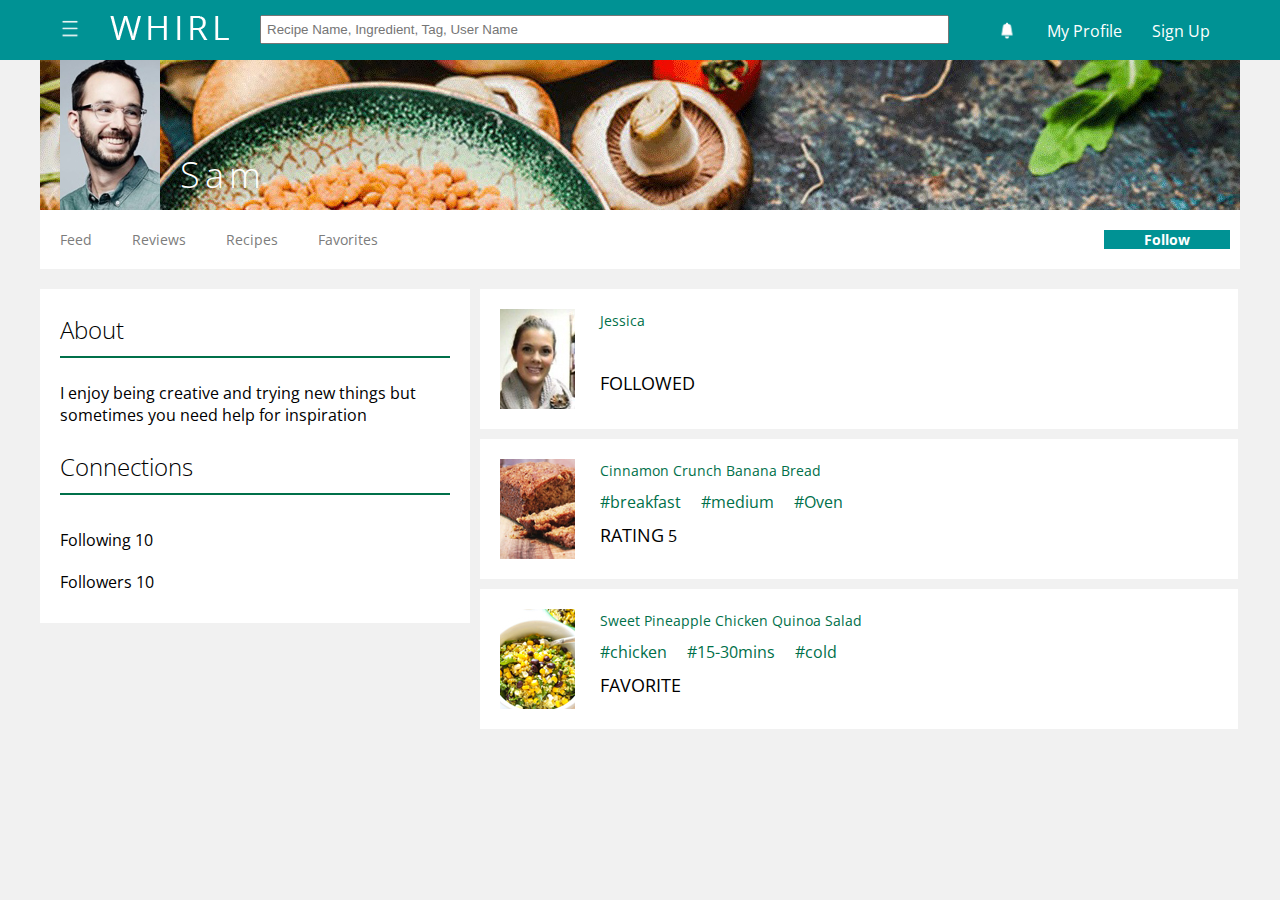
<file: user_profile.html>
<!DOCTYPE html>
<html>
<!--User Page Sam-->
  <head>
    <title>Sam</title>
		<meta charset="utf-8" />
		<link rel="stylesheet" type="text/css" href="stylesheets/stylesheet.css">
  </head>
  <body>
		<div id="page_wrapper">
			<div id="header_wrapper">
				<div id="header" class="contentContainer">
					<div id="site_menu">
						<ul>
							<li class="dropdown">
								<a href="javascript:void(0)" class="dropbtn"><img id="site_menu_img" src="images\menu.png" alt="site menu"></a>
								<div class="dropdown-content">
									<a href="index.html">Home</a>
									<a href="index.html">Favorites</a>
									<a href="index.html">Following</a>
									<a href="index.html">Recommended</a>
								</div>
							</li>
						</ul>	
					</div><!--site_menu"-->					
					<div id="logo" class="headerBlock">
						<a href="index.html"><img id="logo_img" src="images\whirl_logo.png" alt="logo image"></a>
					</div><!--logo-->
					<div id="search_bar_div" class="headerBlock">
							<input id="search_bar" type="text" name="search" size="100" maxlength="100" placeholder="Recipe Name, Ingredient, Tag, User Name" ></li>
					</div><!--search_bar-->					
					<div id="user_options" class="headerBlock">
						<ul>						
							<li class="bellDropdown">
								<a href="javascript:void(0)" class="bellDropbtn"><img id="bell_img" src="images\bell.png" alt="notifications"></a>
								<div class="bellDropdownContent">
									<a href="#">None</a>
								</div>
							</li>						
							<li><a href="jessica_profile.html">My Profile</a></li>
							<li><a href="signup_personal.html">Sign Up</a></li>
						</ul>
					</div><!--user_options-->
				</div><!--header-->
			</div><!--header_wrapper-->
			<div id="main_wrapper">
				<div id="main" class="contentContainer">
				<div id="user_header" style="background-image: url(images/user-banner.jpg); height: 150px; width: 1200px;">
					<img id="user_image" src="images\sam_propic.jpg" alt="user image">
					<h1 id="user_name">Sam</h1>
				</div><!--user_header-->
				<div id="tab_wrapper">
					<div id="tabs" class="contentContainer">
						<ul class="tabWrapper">
							<li><a href="user_profile.html">Feed</a></li>
							<li><a href="">Reviews</a></li>
							<li><a href="">Recipes</a></li>
							<li><a href="">Favorites</a></li>
						</ul>
						<a id="user_action_btn" href="" >Follow</a>
					</div><!--tabs-->
				</div><!--tab_wrapper-->
				<div id="user_information">
					<div id="about">
						<h3 class="subheading">About</h3>
						<p id="user_about">
							I enjoy being creative and trying new things but  sometimes you need help for inspiration
						</p><!--user_about-->
					</div><!--about-->
					<div id="user_connections">
						<h3 class="subheading">Connections</h3>
						<ul>
							<li class="connectionItem">Following 10</li>
							<li class="connectionItem">Followers 10</li>
						</ul>
					</div><!--connections-->
				</div><!--user_information-->
				<div id="user_feed">
					<div class="tile type_follow">
						<img class="tileImage" src="images\jessica_tilepic.jpg" alt="tile image">
						<div>
							<h4 class="tileTitle"><a href="jessica_profile.html">Jessica</a></h4>
							<p class="tileContent">
								<span class="tileAttribute">FOLLOWED</span> 
							</p><!--tileContent-->
						</div>
					</div><!--tile-->
				<div class="tile type_rating">
						<img class="tileImage" src="images\cinnamon-crunch-tile.jpg" alt="tile image">
						<div>
							<h4 class="tileTitle"><a href="cinnamon-crunch-banana-bread.html">Cinnamon Crunch Banana Bread</a></h4>
							<ul class="tileTags">
								<li class="tag">#breakfast</li>
								<li class="tag">#medium</li>
								<li class="tag">#Oven</li>
							</ul><!--tileTags-->
							<p class="tileContent">
								<span class="tileAttribute">RATING</span> 5
							</p><!--tileContent-->
						</div>
					</div><!--tile-->
					<div class="tile type_favorite">
						<img class="tileImage" src="images\Pineapple-Chicken-tile.jpg" alt="tile image">
						<div>
							<h4 class="tileTitle"><a href="Sweet-Pineapple.html">Sweet Pineapple Chicken Quinoa Salad</a></h4>
							<ul class="tileTags">
								<li class="tag">#chicken</li>
								<li class="tag">#15-30mins</li>
								<li class="tag">#cold</li>
							</ul><!--tileTags-->
							<p class="tileContent">
								<span class="tileAttribute">FAVORITE</span>
							</p><!--tileContent-->
						</div>
					</div><!--tile-->
				</div><!--user_feed-->
				</div><!--main-->
			</div><!--main_wrapper-->
		</div><!--page_wrapper-->
	</body>
</html>
</file>
<file: stylesheets/stylesheet.css>
/*This root class sets global variables to be used thought the css
	change values here not directly
*/

@import url(https://fonts.googleapis.com/css?family=Open+Sans);

:root {
	/*testing*/

	/*colors*/
	--pgCol: #f1f1f1; /*gray page backgound*/
	--primCol: #009294; /*blui-ish primary color*/
	--nonActCol: #7c7c7c; /*gray non-active link*/
	
	--lineCol:  #00704A; /*this will change the underline color*/
	--hoverCol:  #00704A; /*this will change the hover over color */
	--linkCol:  #00704A; /*this will change the link color*/
	--tagCol:  #00704A;  /*this will change the tag color */
	
	/*fonts*/
	--letterSpacing: 5px;
	
	/*dementions*/
	--fullWidth: 1200px;
	--headerHeight:60px; 
	--topFoldHeight: 260px;
}

/*body*/
body {
  margin:0;
	font-family: 'Open Sans';
	background-color: var(--pgCol);
}

#page_wrapper {
	background-color: var(--pgCol);
}

.contentContainer {
	width: var(--fullWidth);
	margin: auto;
	padding-left: 20px;
	padding-right: 20px;
	overflow: hidden;
}

/*header*/
#header_wrapper {
	background-color: var(--primCol);
}
#header {
	/*background-color: green;*/
	height: var(--headerHeight);
	overflow: hidden;
}
.headerBlock {
	float: left;
	height: var(--headerHeight);
	padding-top: 20px;
	padding-bottom: 10px;
	padding-left: 10px;
	padding-right: 10px;
}

#site_menu {
	float:left;
	padding-top: 10px;
	padding-bottom: 10px;
	padding-left: 10px;
	padding-right: 20px;
}
#site_menu ul {
	list-style-type: none;
	margin:0;
	padding:0;
	
}
#site_menu li {
	float: left;
	margin: 0;
	padding: 0;
}

#site_menu li a, .dropbtn {
	display: inline-block;
	color: white;
	text-align: center;
	padding: 10px;
	text-decoration: none;
}

#site_menu li a:hover, .dropdown:hover .dropbtn {
  color: var(--hoverCol);
}

#site_menu li.dropdown {
    display: inline-block;
		margin: 0;
		padding: 0;
}

#site_menu .dropdown-content {
    display: none;
    position: absolute;
		margin: 0;
		padding: 0;
    background-color: #f9f9f9;
    min-width: 140px;
    box-shadow: 0px 8px 16px 0px rgba(0,0,0,0.2);
}

#site_menu .dropdown-content a {
    color: black;
    padding: 12px 16px;
    text-decoration: none;
    display: block;
    text-align: left;
}

#site_menu .dropdown-content a:hover {background-color: #f1f1f1}

#site_menu .dropdown:hover .dropdown-content {
    display: block;
}
#site_menu_img {
	margin: 0;
	padding: 0;
	height: 20px;
	width: 20px;
}

#logo {
	float:left;
	width: 120px;
	padding-left: 0px;
	padding-top: 0;
}
#search_bar_div {
	margin: 0;
	margin-left: 20px;
	padding: 0;
	padding-top: 15px;
	padding-bottom: 10px;
}
#search_bar {
	padding: 5px;
	width: 675px;
}

#bell_img {
	margin: 0;
	padding: 0;
	padding-top:2px;
	height: 20px;
	width: 20px;
}

#user_options {
	float:right;
	padding-top: 10px;
	padding-bottom: 10px;
	padding-left: 10px;
	padding-right: 20px;
}
#user_options ul{
	list-style-type: none;
	margin:0;
	padding:0;
	
}
#user_options li{
	float: left;
	margin: 0;
	padding: 0;
}
#user_options li a{
	color: white;
	display: block;
	margin: 0;
	padding: 10px;
  text-decoration: none;
}
#user_options li a, .bellDropbtn {
	display: inline-block;
	color: white;
	text-align: center;
	padding: 10px;
	padding-left: 20px;
	text-decoration: none;
}
#user_options .bellDropdownContent a{
	color: black;
}
#user_options li a:hover, .bellDropdown:hover .bellDropbtn {
  color: var(--hoverCol);
}
#user_options li.bellDropdown {
	display: inline-block;
	margin: 0;
	padding: 0;
}
#user_options .bellDropdownContent {
	display: none;
	position: absolute;
	margin: 0;
	padding: 0;
	background-color: #f9f9f9;
	min-width: 140px;
	box-shadow: 0px 8px 16px 0px rgba(0,0,0,0.2);
}

#user_options.bellDropdownContent a {
	color: black;
	padding: 12px 16px;
	text-decoration: none;
	display: block;
	text-align: left;
}

#user_options .bellDropdownContent a:hover {background-color: #f1f1f1}

#user_options .bellDropdown:hover .bellDropdownContent {
	display: block;
}

#top_fold_wrapper {
	height: var(--topFoldHeight);
	background-color: var(--primCol);
	margin: 0;
	padding: 0;
	border-bottom-style: solid;
	border-color: var(--lineCol);
}
#top_fold {
	color: white;
	
}
#top_fold h1 {
	margin:0;
	padding: 0;
	padding-top: 60px;
	text-align: center;
	font-size: 56px;
	font-weight: 100;
	letter-spacing: var(--letterSpacing);
}
#tag_line {
	padding: 0;
	text-align: center;
	font-size: 18px;
	font-weight: lighter;
}

#front_search {
	display: block;
	width: 700px;
	margin: 0 auto;
	margin-top: 20px;
	padding: 0;
	padding: 10px;
	padding-left: 20px;
}
#tab_wrapper {
	background-color: white;
}
#tabs{
	margin:auto;
	padding:0;
	background-color: white;
	overflow: hidden;
}
.tabWrapper {
	float: left;
	list-style-type: none;
	margin:0;
  padding: 0;
  overflow: hidden;
}
#tabs li {
	float: left;
	overflow: hidden;
}
#tabs li a {
	display: block;
	padding: 20px;
  text-decoration: none;
	color: var(--nonActCol);
	font-size: 14px;
	overflow: hidden;
}
#tabs li a:hover {
	border-bottom-style: solid;
	border-color: var(--hoverCol);
	color: var(--hoverCol);
	font-weight: strong;
	overflow: hidden;
	background-color: white;
}
#tabs li a:active {
	border-bottom-style: solid;
	border-color: var(--linkCol);
	font-weight: strong;
}

.btnWrapper {
	float:right;
	list-style-type: none;
	margin:0;
  padding: 0;
	color: var(--hoverCol);
	font-weight: strong;
	overflow: hidden;
}

.filterbtn a{
	float:right:
	margin: 0;
	padding: 20px;
}

#user_action_btn {
	float: right;
	display: block;
	margin: 10px;
	margin-top: 20px;
	padding: 0;
	padding-top: 0px;
	padding-left: 40px;
	padding-right: 40px;
	font-size: 14px;
	font-weight: bold;
	text-decoration: none;
	color: white;
	background-color: var(--primCol);	
}

#filter{
	display: none;
	clear: left;
	clear: right;
	background-color: white;
	margin-top: 15px;
	margin-bottom: 15px;
	padding-bottom: 15px;
	clear: left;
	width: var(--fullWidth);
}
.filterGroup {
	list-style-type: none;
	display: inline-block;
	float: left;
	margin: 0;
	padding: 10;
	padding-left: 20px;
	padding-right: 20px;
	padding-bottom: 20px;
	width: 360px;
	height: 170px;
	background-color: white;
}
.filterGroup li {
	display: block;
	margin: 0;
	padding: 3px;
	text-decoration: none;
}
.filterHeading {
	padding-top:10px;
	margin-top:10px;
	padding-bottom: 10px;
	border-bottom-style: solid;
	border-width: 2px;
	border-color: var(--lineCol);
	font-size: 14px;
	font-weight: lighter;
}

#cards_wrapper {
	clear: right;
	clear:left;
	margin: 0;
	padding: 0;
}

.card {
	display: inline-block;
	float: left;
	margin: 0px;
	margin-top:15px;
	margin-right: 10px;
	padding: 0px;
	padding-left: 20px;
	padding-right:20px;
	padding-bottom: 20px;
	width: 350px;
	height: 250px;
	background-color: white;
}
.cardTitle {
	float: left;
	margin-top:10px;
	padding-top:10px;
	padding-bottom: 10px;
	border-bottom-style: solid;
	border-color: var(--lineCol);
	font-size: 14px;
	font-weight: lighter;
}
.cardTitle a {
	text-decoration: none;
	color: black;
	padding: 0;
	margin: 0;
}
.favorite {
	float: right;
	display: inline-block;
	margin: 0;
	padding: 0;
	padding: 10px;
	padding-top:20px;
	font-weight: light;
	font-size: 12px;
	text-decoration: none;
	color: white;
	background-color: var(--linkCol);	
	box-shadow: 0px 8px 16px 0px rgba(0,0,0,0.2);
}
.card ul{
	list-style-type: none;
	padding:0;
	margin:0;
	margin-top: 10px;
}
.card li {
	float: left;
	color: var(--tagCol);
	padding-left:0;
}
.card li a {
	display: block;
	padding: 10px;
	padding-left:0;
	text-decoration: none;
	color: var(--linkCol);
}
.cardImage {
	margin: auto;
	width: 200px;
	height: 133px;
}


/*===========Recipe Page */
.subheading {
	padding-bottom: 10px;
	border-bottom-style: solid;
	border-width: 2px;
	border-color: var(--lineCol);
	font-size: 24px;
	font-weight: lighter;
}
#recipe_header {
	width: var(--fullWidth);
	height: 150px;
	background-color: gray; /*change to image*/
	overflow: hidden;
}
#recipe_img {
	height: 150px;
	width: var(--fullWidth);
}
#recipe_name {
	margin: 0;
	padding-top: 90px;
	padding-left: 20px;
	color:white;
	font-size:36px;
	font-weight: 100;
	letter-spacing: var(--letterSpacing);
}
#recipe_wrapper {
	float: left;
	width: 710px;
	margin-right: 10px;
	padding: 20px;
	background-color: white;
}

#review {
	width: 700px;
	padding-top: 10px;
	padding-left: 10px;
	padding-bottom: 150px;
}
#review_btn {
	display: inline-block;
	margin: 0;
	Margin-top: 20px;
	padding: 0;
	padding:10px;
	font-size: 14px;
	font-weight: bold;
	text-decoration: none;
	color: white;
	background-color: var(--primCol);	
}
#right_column {
	float: left;
	width: 390px;
	margin-left: 10px;
	padding: 20px;
	background-color: white;
}
#recipe_actions {
	margin:0;
	padding:0;
	padding-bottom: 30px;
}
#recipe_actions h4{
	float: left;
	margin: 0;
	margin-top: 17px;
	padding: 0;
}
#stars {
	float: left;
	margin: 0;
	padding: 0;
	padding-left: 25px;
	padding-top: 7px;
	height: 40px;
	width: 120px;
}
#jump {
	clear: left;
	clear: right;
	margin: 0;
	padding: 0;
	padding-top: 5px;
}
#jump_to {
	list-style-type: none;
	padding:0;
	margin:0;
	margin-top: 10px;
}
.jumpLink {
	display: block;
	padding: 10px;
	text-decoration: none;
	color: var(--linkCol);
}
.jumpLink  a {
	text-decoration: none;
	color: var(--linkCol);
}
#tag_list{
	list-style-type: none;
	padding:0;
	margin:0;
	margin-top: 10px;
}
.tag{
	float: left;
	padding: 10px;
	color: var(--tagCol);
}
.tag a {
	display: block;
	text-decoration: none;
	color: var(--linkCol);
}

/*===========User Page */
#user_header {
	width: var(--fullWidth);
	height: 150px;
	background-color: gray; /*change to image*/
	overflow: hidden;
}
#user_image {
	float: left;
	margin-top:0px;
	padding-left: 20px;
	z-index: 10;
}
#user_name {
	float: left;
	margin: 0;
	padding-top: 90px;
	padding-left: 20px;
	z-index: 10;
	color:white;
	font-size:36px;
	font-weight: 100;
	letter-spacing: var(--letterSpacing);
}

#user_information {
	clear: left;
	float: left;
	margin-top: 20px;
	margin-right: 10px;
	padding: 20px;
	padding-top: 0;
	width: 390px;
	background-color: white;
}
#user_feed {
	float: left;
	margin-top: 10px;
}
#user_connections ul {
	list-style-type: none;
	padding:0;
	margin:0;
	margin-top: 10px;
}
.connectionItem {
	display: block;
	padding: 10px;
	padding-left: 0;
	text-decoration: none;
}
.tile {
	margin-top: 10px;
	padding: 20px;
	width: 718px;
	height: 100px;
	background-color: white;
	overflow: hidden;
}
.tileImage {
	float: left;
	margin-right: 15px;
	width: 75px;
	height: 100px;
}
.tile div {
	float: left;
	margin: 0;
	padding: 0;
}
.tileTitle {
	margin: 0;
	padding:0;
	padding-left: 10px;
}
.tileTitle a{
	margin: 0;
	padding: 0;
	font-size: 14px;
	font-weight: lighter;
	text-decoration: none;
	color: var(--linkCol);
}
.tileTags {
	margin: 0;
	padding:0;
	list-style: none;
}
.tileTags li {
	float: left;
	margin: 0;
	padding: 10px;
}

.tileContent {
	margin:0;	
	padding: 0;
	padding-top:40px;
	padding-left: 10px;
}
.tileAttribute {
	font-weight: strong;
	font-size: 18px;
}

/*===========signup-personal Page */
#signup_content  {
	clear:left;
	margin: 0;
	margin-bottom: 30px;
	padding: 0;
	padding-left: 20px;
	text-align: center;
}
#sign_in {
	float: left;
	margin: 0;
	margin-right: 20px;
	padding: 20px;
	width: 540px;
	height: 300px;
	background-color: white;	
}
#sign_in ul{
	list-style-type: none;
	padding:0;
	margin:0;
	margin-top: 10px;
}
#sign_in ul li{
	display: block;
	padding: 10px;
	text-decoration: none;
}
#sign_up {
	float: left;
	margin: 0;
	margin-left: 20px;
	padding: 20px;
	width: 540px;
	height: 300px;
	background-color: white;	
}
#sign_up ul{
	list-style-type: none;
	padding:0;
	margin:0;
	margin-top: 10px;
}
#sign_up ul li{
	display: block;
	padding: 10px;
	text-decoration: none;
}

/*===========signup-preferences Page */
#preferences_content  {
	clear:left;
	margin-bottom: 30px;
	padding-left: 20px;
	text-align: center;
}
#page_title {
	font-size: 24px;
	font-weight: lighter;
}
.pageInstr {
	margin: 0;
	padding-left: 20px;
	font-size: 14;
	color: var(--primCol);
}	
#bottom_nav_wrapper {
	clear: left;
	margin-top: 20px;
	padding-top: 20px;
}
#bottom_nav {
	list-style-type: none;
	margin:0;
	margin-left: 42%;
  padding: 0;
  overflow: hidden;
}
#bottom_nav li {
	float: left;
	overflow: hidden;
}
#bottom_nav li a {
	display: block;
	padding: 20px;
  text-decoration: none;
	color: var(--nonActCol);
	font-size: 14px;
	overflow: hidden;
}

#bottom_nav li a:hover {
	border-bottom-style: solid;
	border-color: var(--hoverCol);
	color: var(--hoverCol);
	font-weight: strong;
	overflow: hidden;
}

/*===========signup-connections Page */
#connections_content  {
	clear:left;
	margin-bottom: 30px;
	padding-left: 20px;
	text-align: center;
}
#connections_container {
	padding: 20px;
	height: 300px;
	background-color: white;
}

#connections_list {
	list-style-type: none;
	padding: 0;
	padding-top: 30px;
	margin:0;
	margin-top: 10px;
	height: 200px;
	border-style: solid;
	border-color: var(--primCol);	
}
.connection {
	float: left;
	display: block;
	margin: 10px;
	padding: 10px;
	text-decoration: none;
	border-style: solid;
	border-color: var(--primCol);
}
.formBtns {
	clear: left;
	padding-top: 30px;	
}
</file>
